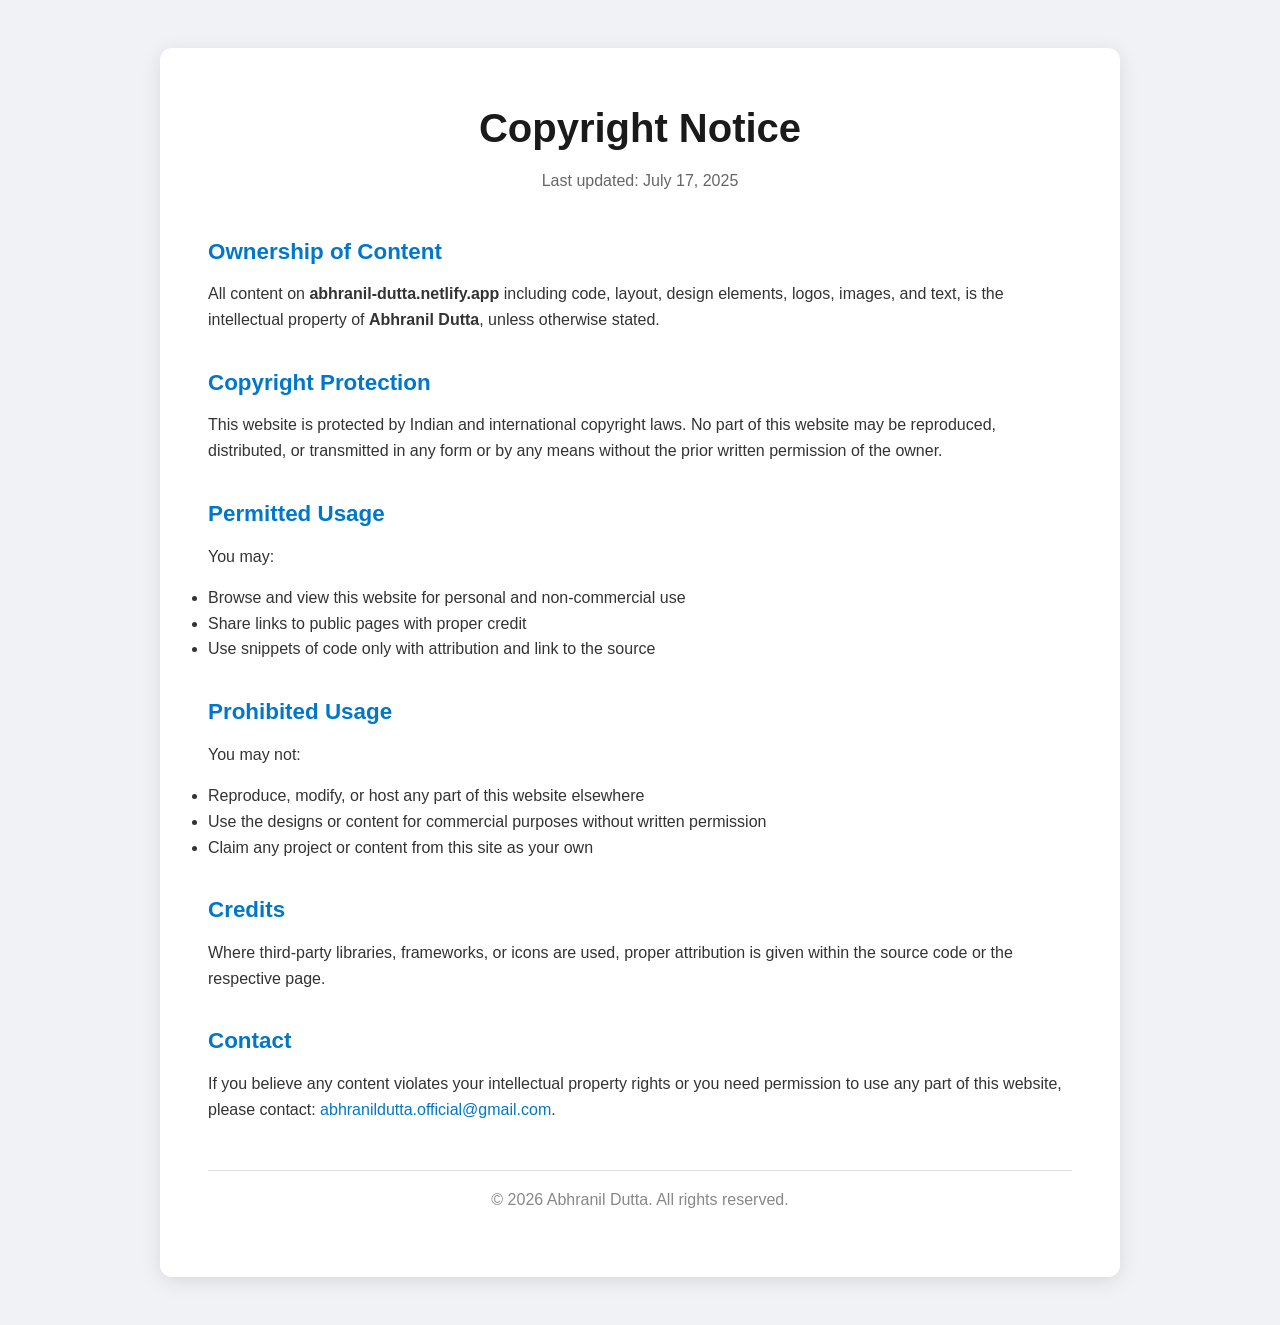
<file: copyright.html>
<!DOCTYPE html>
<html lang="en">
<head>
  <meta charset="UTF-8" />
  <meta name="viewport" content="width=device-width, initial-scale=1.0"/>
  <title>Copyright Notice | Abhranil Dutta</title>
  <style>
    * {
      margin: 0;
      padding: 0;
      box-sizing: border-box;
    }

    body {
      font-family: "Segoe UI", sans-serif;
      background: #f0f2f5;
      color: #333;
      line-height: 1.6;
    }

    .container {
      max-width: 960px;
      margin: 3rem auto;
      background: #fff;
      padding: 3rem;
      border-radius: 12px;
      box-shadow: 0 4px 20px rgba(0,0,0,0.1);
    }

    header {
      text-align: center;
      margin-bottom: 2.5rem;
    }

    header h1 {
      font-size: 2.5rem;
      color: #1a1a1a;
    }

    header p {
      color: #666;
      margin-top: 0.5rem;
    }

    section {
      margin-bottom: 2rem;
    }

    h2 {
      font-size: 1.4rem;
      color: #0077cc;
      margin-bottom: 0.75rem;
    }

    p {
      font-size: 1rem;
      margin-bottom: 1rem;
    }

    a {
      color: #0077cc;
      text-decoration: none;
    }

    a:hover {
      text-decoration: underline;
    }

    footer {
      text-align: center;
      margin-top: 3rem;
      padding-top: 1rem;
      border-top: 1px solid #ddd;
      font-size: 0.95rem;
      color: #888;
    }

    @media (max-width: 768px) {
      .container {
        margin: 1rem;
        padding: 1.5rem;
      }

      header h1 {
        font-size: 2rem;
      }

      h2 {
        font-size: 1.2rem;
      }

      p {
        font-size: 0.95rem;
      }
    }
  </style>
</head>
<body>
  <div class="container">
    <header>
      <h1>Copyright Notice</h1>
      <p>Last updated: July 17, 2025</p>
    </header>

    <section>
      <h2>Ownership of Content</h2>
      <p>All content on <strong>abhranil-dutta.netlify.app</strong> including code, layout, design elements, logos, images, and text, is the intellectual property of <strong>Abhranil Dutta</strong>, unless otherwise stated.</p>
    </section>

    <section>
      <h2>Copyright Protection</h2>
      <p>This website is protected by Indian and international copyright laws. No part of this website may be reproduced, distributed, or transmitted in any form or by any means without the prior written permission of the owner.</p>
    </section>

    <section>
      <h2>Permitted Usage</h2>
      <p>You may:</p>
      <ul>
        <li>Browse and view this website for personal and non-commercial use</li>
        <li>Share links to public pages with proper credit</li>
        <li>Use snippets of code only with attribution and link to the source</li>
      </ul>
    </section>

    <section>
      <h2>Prohibited Usage</h2>
      <p>You may not:</p>
      <ul>
        <li>Reproduce, modify, or host any part of this website elsewhere</li>
        <li>Use the designs or content for commercial purposes without written permission</li>
        <li>Claim any project or content from this site as your own</li>
      </ul>
    </section>

    <section>
      <h2>Credits</h2>
      <p>Where third-party libraries, frameworks, or icons are used, proper attribution is given within the source code or the respective page.</p>
    </section>

    <section>
      <h2>Contact</h2>
      <p>If you believe any content violates your intellectual property rights or you need permission to use any part of this website, please contact: <a href="mailto:abhranildutta.official@gmail.com">abhranildutta.official@gmail.com</a>.</p>
    </section>

    <footer>
      <p>&copy; <span id="year"></span> Abhranil Dutta. All rights reserved.</p>
    </footer>
  </div>

  <script>
    document.getElementById("year").textContent = new Date().getFullYear();
  </script>
</body>
</html>
</file>
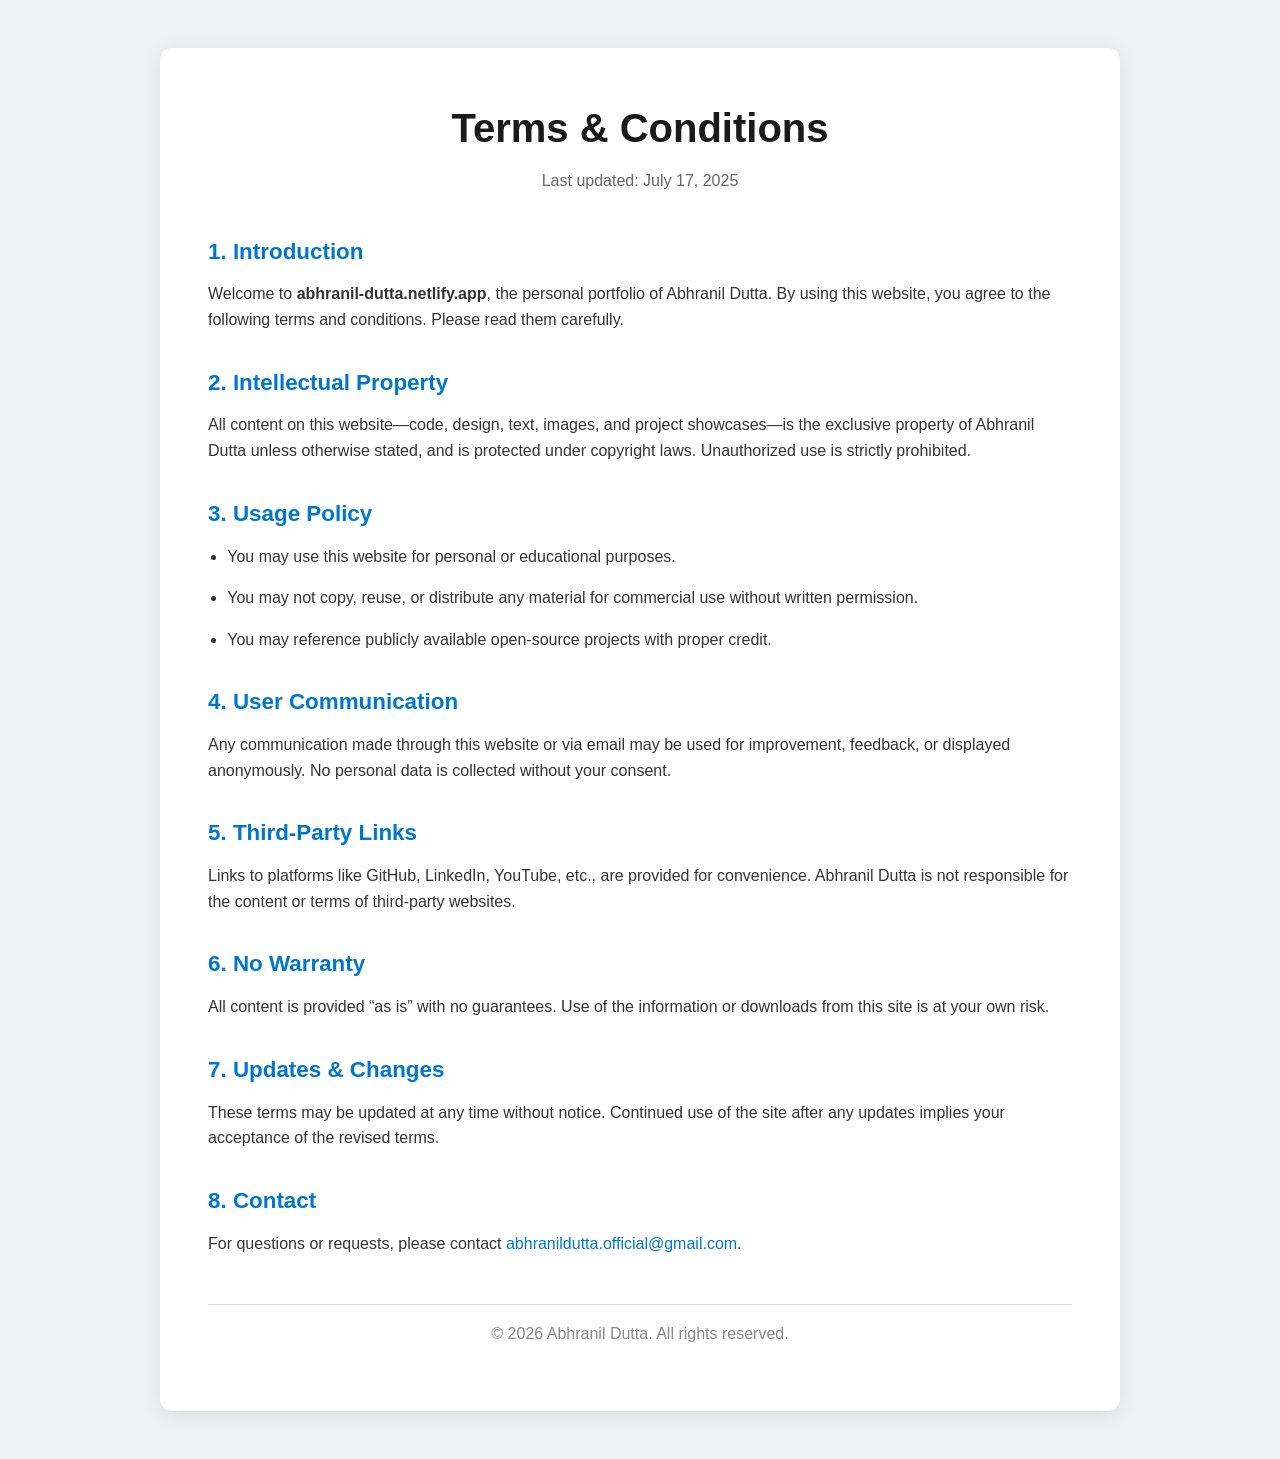
<file: terms.html>
<!DOCTYPE html>
<html lang="en">
<head>
  <meta charset="UTF-8" />
  <meta name="viewport" content="width=device-width, initial-scale=1.0"/>
  <title>Terms & Conditions | Abhranil Dutta</title>
  <style>
    * {
      margin: 0;
      padding: 0;
      box-sizing: border-box;
    }

    body {
      font-family: "Segoe UI", sans-serif;
      background: #f0f2f5;
      color: #333;
      line-height: 1.6;
    }

    .container {
      max-width: 960px;
      margin: 3rem auto;
      background: #fff;
      padding: 3rem;
      border-radius: 12px;
      box-shadow: 0 4px 20px rgba(0,0,0,0.1);
    }

    header {
      text-align: center;
      margin-bottom: 2.5rem;
    }

    header h1 {
      font-size: 2.5rem;
      color: #1a1a1a;
    }

    header p {
      color: #666;
      margin-top: 0.5rem;
    }

    main section {
      margin-bottom: 2rem;
    }

    h2 {
      font-size: 1.4rem;
      color: #0077cc;
      margin-bottom: 0.75rem;
    }

    p, li {
      font-size: 1rem;
      margin-bottom: 1rem;
    }

    ul {
      padding-left: 1.2rem;
    }

    footer {
      text-align: center;
      margin-top: 3rem;
      padding-top: 1rem;
      border-top: 1px solid #ddd;
      font-size: 0.95rem;
      color: #888;
    }

    a {
      color: #0077cc;
      text-decoration: none;
    }

    a:hover {
      text-decoration: underline;
    }

    @media (max-width: 768px) {
      .container {
        margin: 1rem;
        padding: 1.5rem;
      }

      header h1 {
        font-size: 2rem;
      }

      h2 {
        font-size: 1.2rem;
      }

      p, li {
        font-size: 0.95rem;
      }
    }
  </style>
</head>
<body>
  <div class="container">
    <header>
      <h1>Terms & Conditions</h1>
      <p>Last updated: July 17, 2025</p>
    </header>

    <main>
      <section>
        <h2>1. Introduction</h2>
        <p>Welcome to <strong>abhranil-dutta.netlify.app</strong>, the personal portfolio of Abhranil Dutta. By using this website, you agree to the following terms and conditions. Please read them carefully.</p>
      </section>

      <section>
        <h2>2. Intellectual Property</h2>
        <p>All content on this website—code, design, text, images, and project showcases—is the exclusive property of Abhranil Dutta unless otherwise stated, and is protected under copyright laws. Unauthorized use is strictly prohibited.</p>
      </section>

      <section>
        <h2>3. Usage Policy</h2>
        <ul>
          <li>You may use this website for personal or educational purposes.</li>
          <li>You may not copy, reuse, or distribute any material for commercial use without written permission.</li>
          <li>You may reference publicly available open-source projects with proper credit.</li>
        </ul>
      </section>

      <section>
        <h2>4. User Communication</h2>
        <p>Any communication made through this website or via email may be used for improvement, feedback, or displayed anonymously. No personal data is collected without your consent.</p>
      </section>

      <section>
        <h2>5. Third‑Party Links</h2>
        <p>Links to platforms like GitHub, LinkedIn, YouTube, etc., are provided for convenience. Abhranil Dutta is not responsible for the content or terms of third-party websites.</p>
      </section>

      <section>
        <h2>6. No Warranty</h2>
        <p>All content is provided “as is” with no guarantees. Use of the information or downloads from this site is at your own risk.</p>
      </section>

      <section>
        <h2>7. Updates & Changes</h2>
        <p>These terms may be updated at any time without notice. Continued use of the site after any updates implies your acceptance of the revised terms.</p>
      </section>

      <section>
        <h2>8. Contact</h2>
        <p>For questions or requests, please contact <a href="mailto:abhranildutta.official@gmail.com">abhranildutta.official@gmail.com</a>.</p>
      </section>
    </main>

    <footer>
      <p>&copy; <span id="year"></span> Abhranil Dutta. All rights reserved.</p>
    </footer>
  </div>

  <script>
    document.getElementById("year").textContent = new Date().getFullYear();
  </script>
</body>
</html>
</file>
